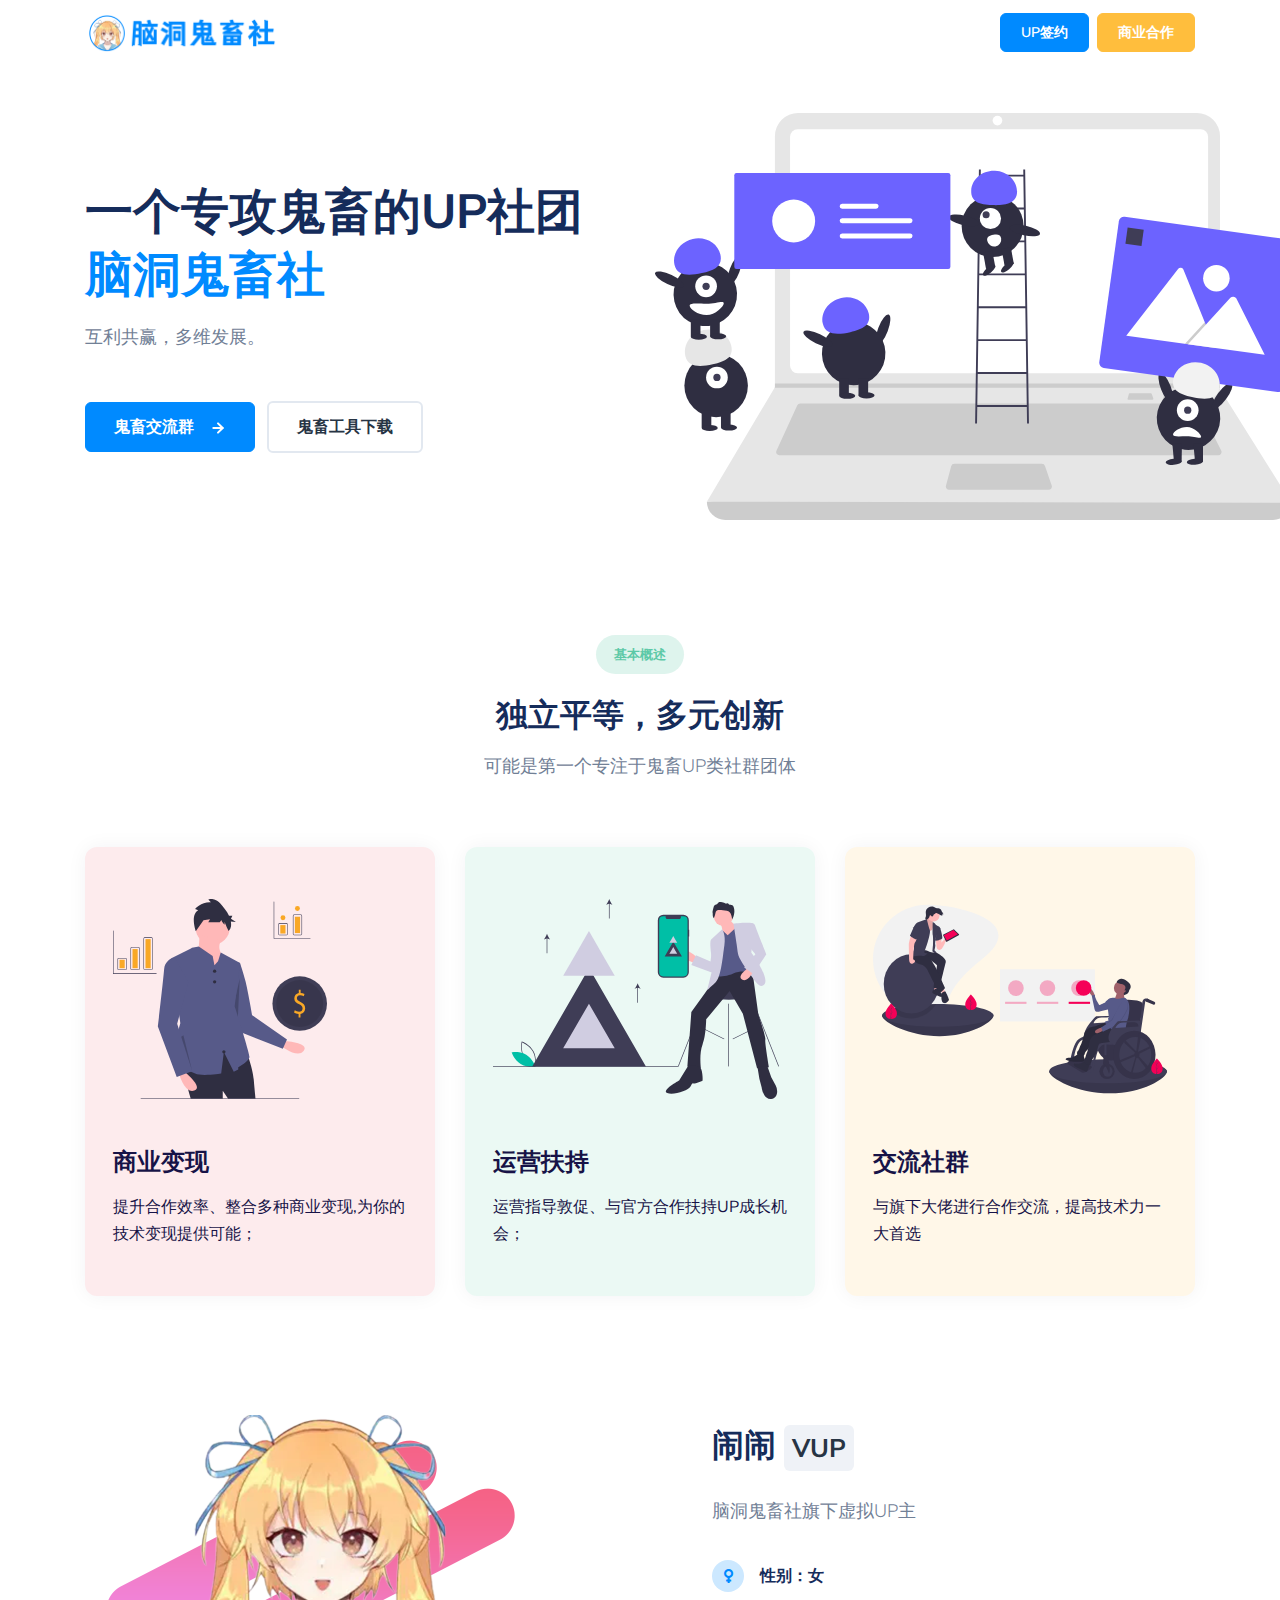
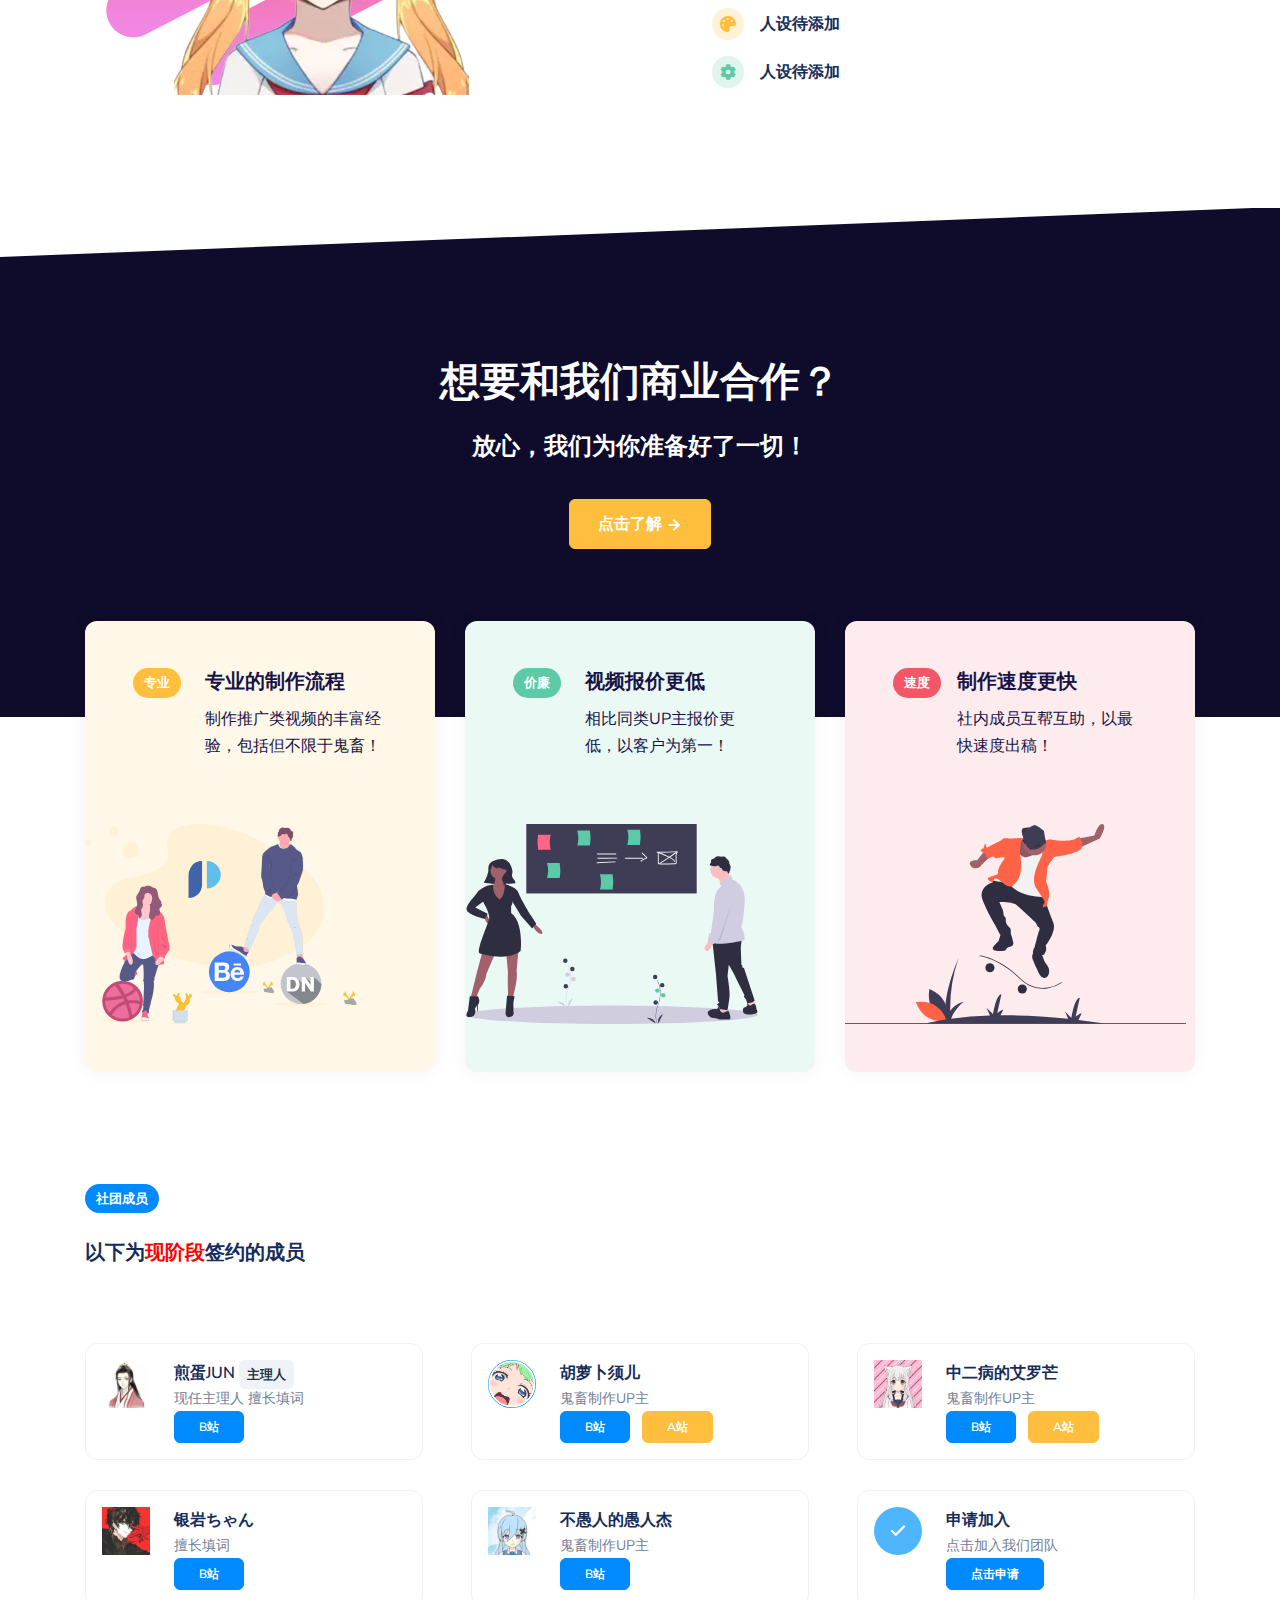
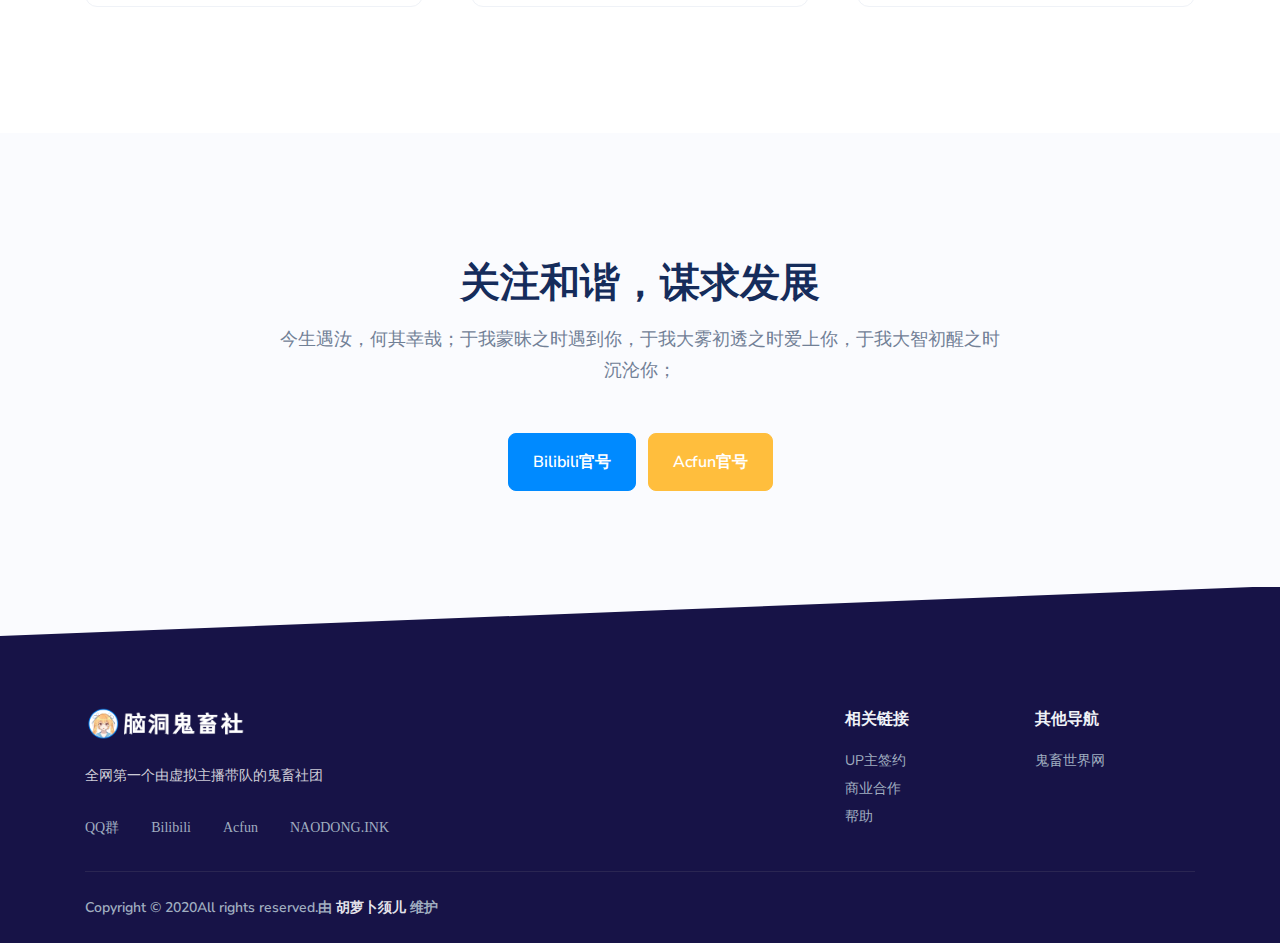
<file: index.html>
<!DOCTYPE html>
<html lang="cn-ZH">

	<head>
		<meta charset="utf-8">
		<meta name="viewport" content="width=device-width, initial-scale=1, shrink-to-fit=no">
		<meta name="description" content>
		<meta name="author" content="Webpixels">
		<title>脑洞鬼畜社官网</title>
		<!-- 预紧器 -->
		<style>
			@keyframes hidePreloader {
            0% {
                width: 100%;
                height: 100%;
            }

            100% {
                width: 0;
                height: 0;
            }
        }

        body>div.preloader {
            position: fixed;
            background: white;
            width: 100%;
            height: 100%;
            z-index: 1071;
            opacity: 0;
            transition: opacity .5s ease;
            overflow: hidden;
            pointer-events: none;
            display: flex;
            align-items: center;
            justify-content: center;
			
        }

        body:not(.loaded)>div.preloader {
            opacity: 1;
        }

        body:not(.loaded) {
            overflow: hidden;
        }

        body.loaded>div.preloader {
            animation: hidePreloader .5s linear .5s forwards;
        }
		.fengrui-logo{
			width: 160px;
		}
    </style>
		<script>
			window.addEventListener("load", function() {
            setTimeout(function() {
                document.querySelector('body').classList.add('loaded');
            }, 300);
        });
    </script>
		<!-- Favicon 图标 -->
		<link rel="icon" href="images/arrows.svg" type="image/png"><!-- Font Awesome -->
		<link rel="stylesheet" href="css/all.min.css">
		<!-- Quick CSS 引入 -->
		<link rel="stylesheet" href="css/quick-website.css" id="stylesheet">
	</head>
	<body>
		<div class="adcenter">
			<script src="js/ggad2_728x90.js"></script>
		</div>
		<!-- Go Pro 吸顶文本
		<a href="bc.html" class="btn btn-block btn-primary text-truncate rounded-0 py-2 d-none d-lg-block"
		 style="z-index: 1000;" target="_blank">
			<strong>商业合作？</strong> 了解更多 →
		</a> ---->
		
		<!-- Navbar 导航-->
		<nav class="navbar navbar-expand-lg navbar-light bg-white">
			<div class="container">
				<!-- Brand logo图标-->
				<a class="navbar-brand" href="index.html">
					<img alt="Image placeholder" src="images/logo.png" id="navbar-logo" img draggable="false">
				</a>
				<!-- Toggler -->
				<button class="navbar-toggler" type="button" data-toggle="collapse" data-target="#navbarCollapse" aria-controls="navbarCollapse"
				 aria-expanded="false" aria-label="Toggle navigation">
					<span class="navbar-toggler-icon"></span>
				</button>
				<!-- Collapse -->
				<div class="collapse navbar-collapse" id="navbarCollapse">
					<ul class="navbar-nav mt-4 mt-lg-0 ml-auto">
						<!--<li class="nav-item ">
							<a class="nav-link" href="index.html">比特跃动官网</a>
						</li>
						<li class="nav-item dropdown dropdown-animate" data-toggle="hover">
							<a class="nav-link" href="#" role="button" data-toggle="dropdown" aria-haspopup="true" aria-expanded="false">其他开源</a>
							<div class="dropdown-menu dropdown-menu-single">
								<a href="https://xc.frbkw.com" class="dropdown-item">星尘UI</a>
								<a href="https://xm.frbkw.com" class="dropdown-item">星茫UI</a>
								<a href="https://api.frbkw.com" class="dropdown-item">资源网</a>
							</div>
						</li>
						<li class="nav-item ">
							<a class="nav-link" href="sponsor.html">特别赞助</a>
						</li>
					</ul> -->
					<!-- Button -->
					<a class="navbar-btn btn btn-sm btn-primary d-none d-lg-inline-block ml-3" href="https://wj.qq.com/s2/9465197/148a/" target="_blank">
						UP签约
					</a>
					<a class="navbar-btn btn btn-sm btn-warning d-none d-lg-inline-block" href="https://wj.qq.com/s2/9465213/d60e/" target="_blank">
						商业合作
					</a>
					<!-- Mobile button -->
					<div class="d-lg-none text-center">
						<a href="sc.html" class="btn btn-block btn-sm btn-primary">UP签约</a>
					</div>
					<p></p>
					<div class="d-lg-none text-center">
						<a href="bc.html" class="btn btn-block btn-sm btn-warning">商业合作</a>
					</div>
				</div>
			</div>
		</nav>
		<!-- Main content -->
		<section class="slice py-5">
			<div class="container">
				<div class="row row-grid align-items-center">
					<div class="col-12 col-md-5 col-lg-6 order-md-2">
						<!-- Image -->
						<figure class="w-100">
							<img alt="Image placeholder" src="images/undraw_content_team_3epn.svg" class="img-fluid mw-md-120" img draggable="false">
						</figure>
					</div>
					<div class="col-12 col-md-7 col-lg-6 order-md-1 pr-md-5">
						<!-- Heading -->
						<h1 class="display-4 text-center text-md-left mb-3">
							一个专攻鬼畜的UP社团<strong class="text-primary">脑洞鬼畜社</strong>
						</h1>
						<!-- Text -->
						<p class="lead text-center text-md-left text-muted">
							互利共赢，多维发展。
						</p>
						<!-- Buttons -->
						<div class="text-center text-md-left mt-5">
							<a href="https://jq.qq.com/?_wv=1027&k=xStLUVAx" class="btn btn-primary btn-icon" target="_blank">
								<span class="btn-inner--text">鬼畜交流群</span>

								<span class="btn-inner--icon">
									<i data-feather="arrow-right"></i>
								</span>
							</a>
							<a href="tool.html" class="btn btn-neutral btn-icon d-lg-inline-block" target="_blank">
								<span class="btn-inner--text">鬼畜工具下载</span>
									
								</span>
							</a>
							<!--<a href="tool.html" class="btn btn-neutral btn-icon d-none d-lg-inline-block" target="_blank">鬼畜工具下载</a>-->
						</div>
					</div>
				</div>
			</div>
		</section>
		<section class="slice slice-lg pt-lg-6 pb-0 pb-lg-6">
			<div class="container">
				<!-- Title -->
				<!-- Section title -->
				<div class="row mb-5 justify-content-center text-center">
					<div class="col-lg-6">
						<span class="badge badge-soft-success badge-pill badge-lg">
							基本概述
						</span>
						<h2 class=" mt-4">独立平等，多元创新</h2>
						<div class="mt-2">
							<p class="lead lh-180">可能是第一个专注于鬼畜UP类社群团体</p>
						</div>
					</div>
				</div>
				<!-- Card -->
				<div class="row mt-5">
					<div class="col-md-4">
						<div class="card border-0 bg-soft-danger">
							<div class="card-body pb-5">
								<div class="pt-4 pb-5">
									<img src="images/undraw_personal_finance_tqcd.svg" class="img-fluid img-center" style="height: 200px;" alt="Illustration" img draggable="false">
								</div>
								<h5 class="h4 lh-130 text-dark mb-3">商业变现</h5>
								<p class="text-dark opacity-6 mb-0">提升合作效率、整合多种商业变现,为你的技术变现提供可能；</p>
							</div>
						</div>
					</div>
					<div class="col-md-4">
						<div class="card border-0 bg-soft-success">
							<div class="card-body pb-5">
								<div class="pt-4 pb-5">
									<img src="images/undraw_os_upgrade_nj2m.svg" class="img-fluid img-center" style="height: 200px;" alt="Illustration" img draggable="false">
								</div>
								<h5 class="h4 lh-130 text-dark mb-3">运营扶持</h5>
								<p class="text-dark opacity-6 mb-0">运营指导敦促、与官方合作扶持UP成长机会；</p>
							</div>
						</div>
					</div>
					 <div class="col-md-4">
						<div class="card border-0 bg-soft-warning">
							<div class="card-body pb-5">
								<div class="pt-4 pb-5">
									<img src="images/undraw_collab_8oes.svg" class="img-fluid img-center" style="height: 200px;" alt="Illustration" img draggable="false">
								</div>
								<h5 class="h4 lh-130 text-dark mb-3">交流社群</h5>
								<p class="text-dark opacity-6 mb-0">与旗下大佬进行合作交流，提高技术力一大首选</p>
							</div>
						</div>
					</div>
					<!--<div class="col-md-4">
						<div class="card border-0 bg-soft-warning">
							<div class="card-body pb-5">
								<div class="pt-4 pb-5">
									<img src="images/illustration-7.svg" class="img-fluid img-center" style="height: 200px;" alt="Illustration">
								</div>
								<h5 class="h4 lh-130 text-dark mb-3">照葫芦画瓢</h5>
								<p class="text-dark opacity-6 mb-0">不懂任何语法可以模仿php文件任何字段，满足需求</p>
							</div>
						</div>
					</div>-->
				</div>
			</div>
		</section>
		<section class="slice slice-lg">
			<div class="container">
				<div class="row row-grid justify-content-around align-items-center">
					<div class="col-lg-6 order-lg-2 ml-lg-auto pl-lg-6">
						
							
						<h5 class="h2 mt-4">闹闹
							<span class="badge badge-secondary">VUP</span>
						</h5>
						
						<p class="lead lh-190 my-4">
							脑洞鬼畜社旗下虚拟UP主
						</p>
						
						<ul class="list-unstyled">
							<li class="py-2">
								<div class="d-flex align-items-center">
									<div>
										<div class="icon icon-shape icon-primary icon-sm rounded-circle mr-3">
											<i class="fas  fa-venus"></i>
										</div>
									</div>
									<div>
										<span class="h6 mb-0">性别：女</span>
									</div>
								</div>
							</li>
							<li class="py-2">
								<div class="d-flex align-items-center">
									<div>
										<div class="icon icon-shape icon-warning icon-sm rounded-circle mr-3">
											<i class="fas fa-palette"></i>
										</div>
									</div>
									<div>
										<span class="h6 mb-0">人设待添加</span>
									</div>
								</div>
							</li>
							<li class="py-2">
								<div class="d-flex align-items-center">
									<div>
										<div class="icon icon-shape icon-success icon-sm rounded-circle mr-3">
											<i class="fas fa-cog"></i>
										</div>
									</div>
									<div>
										<span class="h6 mb-0">人设待添加</span>
									</div>
								</div>
							</li>
						</ul>
					</div>
				
					<div class="col-lg-6 order-lg-1">
						
						<div class="position-relative zindex-100">
							<img alt="Image placeholder" src="images/naonao.png" class="img-fluid" img draggable="false">
						</div>
					</div>
				</div>
			</div>
		</section>
		<section class="slice slice-lg bg-section-dark pt-5 pt-lg-8">
			<!-- SVG separator -->
			<div class="shape-container shape-line shape-position-top shape-orientation-inverse">
				<svg width="2560px" height="100px" xmlns="http://www.w3.org/2000/svg" xmlns:xlink="http://www.w3.org/1999/xlink"
				 preserveAspectRatio="none" x="0px" y="0px" viewBox="0 0 2560 100" style="enable-background:new 0 0 2560 100;"
				 xml:space="preserve" class="">
					<polygon points="2560 0 2560 100 0 100" />
				</svg>
			</div>
			<!-- Container -->
			<div class="container position-relative zindex-100">
				<div class="col">
					<div class="row justify-content-center">
						<div class="col-md-10 text-center">
							<div class="mt-4 mb-6">
								<h2 class="h1 text-white">
									想要和我们商业合作？
								</h2>
								<h4 class="text-white mt-3">放心，我们为你准备好了一切！</h4>
								<!-- Play button -->
								<a href="https://wj.qq.com/s2/9465213/d60e/" class="btn btn-warning btn-icon hover-translate-y-n10 mt-4"  target="_blank">
									
									<span class="btn-inner--text" >
										点击了解
										<i data-feather="arrow-right"></i>
									</span>
								</a>
							</div>
						</div>
					</div>
				</div>
			</div>
		</section>
		<section class="slice pt-0">
			<div class="container position-relative zindex-100">
				<div class="row">
					<div class="col-xl-4 col-sm-6 mt-n7">
						<div class="card bg-soft-warning border-0 mb-5 hover-translate-y-n10">
							<div class="d-flex p-5">
								<div>
									<span class="badge badge-warning badge-pill">专业</span>
								</div>
								<div class="pl-4">
									<h5 class="lh-130 text-dark">专业的制作流程</h5>
									<p class="text-dark opacity-6">
										制作推广类视频的丰富经验，包括但不限于鬼畜！
									</p>
								</div>
							</div>
							<div class="pb-5">
								<img src="images/illustration-7.svg" class="img-fluid img-center" style="height: 200px;" alt="Illustration" img draggable="false">
							</div>
						</div>
					</div>
					<div class="col-xl-4 col-sm-6 mt-sm-n7">
						<div class="card bg-soft-success border-0 mb-5 hover-translate-y-n10">
							<div class="d-flex p-5">
								<div>
									<span class="badge badge-success badge-pill">价廉</span>
								</div>
								<div class="pl-4">
									<h5 class="lh-130 text-dark">视频报价更低</h5>
									<p class="text-dark opacity-6">
										相比同类UP主报价更低，以客户为第一！
									</p>
								</div>
							</div>
							<div class="pb-5">
								<img src="images/illustration-6.svg" class="img-fluid img-center" style="height: 200px;" alt="Illustration" img draggable="false">
							</div>
						</div>
					</div>
					<div class="col-xl-4 col-md-12 col-sm-6 mt-xl-n7">
						<div class="card bg-soft-danger border-0 mb-5 hover-translate-y-n10">
							<div class="d-flex p-5 p">
								<div>
									<span class="badge badge-danger badge-pill">速度</span>
								</div>
								<div class="pl-3">
									<h5 class="lh-130 text-dark">制作速度更快</h5>
									<p class="text-dark opacity-6">
										社内成员互帮互助，以最快速度出稿！
									</p>
								</div>
							</div>
							<div class="pb-5">
								<img src="images/illustration-5.svg" class="img-fluid img-center" style="height: 200px;" alt="Illustration" img draggable="false">
							</div>
						</div>
					</div>
				</div>
			</div>
		</section>
		<section class="slice slice-lg">
			<div class="container">
				<div class="row">
					<div class="col-lg-6">
						<span class="badge badge-primary badge-pill">社团成员</span>
						<h5 class="lh-180 mt-4 mb-6">以下为<span style="color: red;">现阶段</span>签约的成员</h5>
					</div>
				</div>
				<!-- Features -->
				<div class="row mx-lg-n4">
					<!-- Features - Col 1 -->
					<div class="col-lg-4 col-md-6 px-lg-4">
						<div class="card shadow-none hover-translate-y-n10 hover-shadow-lg">
							<div class="p-3 d-flex">
								<div>
									<div class="icon icon-shape rounded-circle bg-warning text-white mr-4">
										<i data-feather="check"></i>
										<img src="images/tou/jd.png" class="img-fluid img-center" style="height: 200px Width: 200px;" alt="头像" img draggable="false">
									</div>
								</div>
								<div>
									<span class="h6">煎蛋JUN</span>    <span class="badge badge-secondary">主理人</span>
									<p class="text-sm text-muted mb-0">
										现任主理人 擅长填词
									</p>
									<a href="https://space.bilibili.com/57204129"  class="btn  btn-xs btn-primary px-4"  target="_blank">
									B站
									</a>
									<!--
									<a href="https://www.acfun.cn/"  class="btn  btn-xs btn-warning px-4"  target="_blank">
									A站
									</a>
									-->
								</div>
							</div>
						</div>
					</div>
					<div class="col-lg-4 col-md-6 px-lg-4">
						<div class="card shadow-none hover-translate-y-n10 hover-shadow-lg">
							<div class="p-3 d-flex">
								<div>

									<div class="border-radius:5px icon icon-shape rounded-circle bg-primary text-white mr-4">
										<i data-feather="check"></i>
										<img src="images/tou/hlbxe.png" class="img-fluid img-center" style="height: 200px Width: 200px;" alt="头像" img draggable="false">
									</div>
								</div>
								<div>
									<span class="h6">胡萝卜须儿</span>
									<p class="text-sm text-muted mb-0">
										鬼畜制作UP主
									</p>
									<a href="https://space.bilibili.com/11192010"  class="btn  btn-xs btn-primary px-4"  target="_blank">
									B站
									</a>
									<a href="https://www.acfun.cn/"  class="btn  btn-xs btn-warning px-4"  target="_blank">
									A站
									</a>
								</div>
							</div>
						</div>
					</div>
					<div class="col-lg-4 col-md-6 px-lg-4">
						<div class="card shadow-none hover-translate-y-n10 hover-shadow-lg">
							<div class="p-3 d-flex">
								<div>
									<div class="icon icon-shape rounded-circle bg-danger text-white mr-4">
										<i data-feather="check"></i>
										<img src="images/tou/elm.png" class="img-fluid img-center" style="height: 200px Width: 200px;" alt="头像" img draggable="false">
									</div>
								</div>
								<div>
									<span class="h6">中二病的艾罗芒</span>
									<p class="text-sm text-muted mb-0">
										鬼畜制作UP主
									</p>
									<a href="https://space.bilibili.com/161372484"  class="btn  btn-xs btn-primary px-4"  target="_blank">
									B站
									</a>
									<a href="https://www.acfun.cn/u/13137036"  class="btn  btn-xs btn-warning px-4"  target="_blank">
									A站
									</a>
								</div>
							</div>
						</div>
					</div>
					<!--<div class="col-lg-4 col-md-6 px-lg-4">
						<div class="card shadow-none hover-translate-y-n10 hover-shadow-lg">
							<div class="p-3 d-flex">
								<div>
									<div class="icon icon-shape rounded-circle bg-success text-white mr-4">
										<i data-feather="check"></i>
										<img src="images/tou/crlz.png" class="img-fluid img-center" style="height: 200px Width: 200px;" alt="头像" img draggable="false">
									</div>
								</div>
								<div>
									<span class="h6">苍燃老贼</span>
									<p class="text-sm text-muted mb-0">
										鬼畜制作UP主
									</p>
									<a href="https://space.bilibili.com/4921875"  class="btn  btn-xs btn-primary px-4"  target="_blank">
									B站
									</a>
								</div>
							</div>
						</div>
					</div>-->
					<div class="col-lg-4 col-md-6 px-lg-4">
						<div class="card shadow-none hover-translate-y-n10 hover-shadow-lg">
							<div class="p-3 d-flex">
								<div>
									<div class="icon icon-shape rounded-circle bg-info text-white mr-4">
										<i data-feather="check">ss</i>
										<img src="images/tou/yy.png" class="img-fluid img-center" style="height: 200px Width: 200px;" alt="头像" img draggable="false">
									</div>
								</div>
								<div>
									<span class="h6">银岩ちゃん</span>
									<p class="text-sm text-muted mb-0">
										擅长填词
									</p>
									<a href="https://space.bilibili.com/71551235"  class="btn  btn-xs btn-primary px-4"  target="_blank">
									B站
									</a>
								</div>
							</div>
						</div>
					</div>
					
					<div class="col-lg-4 col-md-6 px-lg-4">
						<div class="card shadow-none hover-translate-y-n10 hover-shadow-lg">
							<div class="p-3 d-flex">
								<div>

									<div class="icon icon-shape rounded-circle bg-warning text-white mr-4">
										<i data-feather="check"></i>
										<img src="images/tou/byrdyrj.png" class="img-fluid img-center" style="height: 200px Width: 200px;" alt="头像">
									</div>
								</div>

								<div>
									<span class="h6">不愚人的愚人杰</span> 
									
									<p class="text-sm text-muted mb-0">
										鬼畜制作UP主
									</p>
									<a href="https://space.bilibili.com/313140441"  class="btn  btn-xs btn-primary px-4"  target="_blank">
									B站
									</a>
								</div>
							</div>
						</div>
					</div>
					
					<!-- Features - Col 3 -->
					
					<div class="col-lg-4 col-md-6 px-lg-4">
						<div class="card shadow-none hover-translate-y-n10 hover-shadow-lg">
							<div class="p-3 d-flex">
								<div>
									<div>
										<div class="icon icon-shape rounded-circle bg-info text-white mr-4">
											<i data-feather="check"></i>
										</div>
									</div>
								</div>
								<div>
									<span class="h6">申请加入</span>
									<p class="text-sm text-muted mb-0">
										点击加入我们团队
									</p>
									<a href="https://wj.qq.com/s2/9465197/148a/" Class="btn  btn-xs btn-primary px-4"  target="_blank">
									点击申请
									</a>
								</div>
							</div>
						</div>
					</div>
					<!-- 
					<div class="col-lg-4 col-md-6 px-lg-4">
						<div class="card shadow-none">
							<div class="p-3 d-flex">
								<div>
									<div>
										<div class="icon icon-shape rounded-circle bg-danger text-white mr-4">
											<i data-feather="check"></i>
										</div>
									</div>
								</div>
								<div>
									<span class="h6">Integrated plugins</span>
									<p class="text-sm text-muted mb-0">
										Thank you for your special support
									</p>
								</div>
							</div>
						</div>
					</div>
					<div class="col-lg-4 col-md-6 px-lg-4">
						<div class="card shadow-none">
							<div class="p-3 d-flex">
								<div>
									<div>
										<div class="icon icon-shape rounded-circle bg-primary text-white mr-4">
											<i data-feather="check"></i>
										</div>
									</div>
								</div>
								<div>
									<span class="h6">Smart HTML markup</span>
									<p class="text-sm text-muted mb-0">
										Thank you for your special support
									</p>
								</div>
							</div>
						</div>
					</div> -->
				</div>
			</div>
		</section>
		<section class="slice slice-lg bg-section-secondary"> 
			<div class="container text-center">
				<div class="row justify-content-center mt-4">
					<div class="col-lg-8">
						
						<!-- Title -->
						<h2 class="h1 strong-600">
							关注和谐，谋求发展
						</h2>
						<!-- Text -->
						<p class="lead text-muted">
							今生遇汝，何其幸哉；于我蒙昧之时遇到你，于我大雾初透之时爱上你，于我大智初醒之时沉沦你；
						</p>
						<!-- Buttons -->
						<div class="mt-5">
							<a href="javascript:;" onclick="repeat()">

							<a href="https://space.bilibili.com/412609828" class="btn btn-lg btn-primary px-4" target="_blank">
								Bilibili官号
							</a>
							<a href="https://www.acfun.cn/u/13340395" class="btn btn-lg btn-warning px-4" target="_blank">
								Acfun官号
							</a>
						</div>
					</div>
				</div>
			</div>
		</section>
		<footer class="position-relative" id="footer-main">
			<div class="footer pt-lg-7 footer-dark bg-dark">
				<!-- SVG shape -->
				<div class="shape-container shape-line shape-position-top shape-orientation-inverse">
					<svg width="2560px" height="100px" xmlns="http://www.w3.org/2000/svg" xmlns:xlink="http://www.w3.org/1999/xlink"
					 preserveAspectRatio="none" x="0px" y="0px" viewBox="0 0 2560 100" style="enable-background:new 0 0 2560 100;"
					 xml:space="preserve" class=" fill-section-secondary">
						<polygon points="2560 0 2560 100 0 100" />
					</svg>
				</div>
				<!-- Footer -->
				<div class="container pt-4">
					<div class="row">
						<div class="col-lg-4 mb-5 mb-lg-0">
							<!-- Theme's logo -->
							<a href="index.html">
								<img alt="Image placeholder" class="fengrui-logo" src="images/logo-l.png" id="footer-logo" draggable="false">
							</a>
							<!-- Webpixels' mission -->
							<p class="mt-4 text-sm opacity-8 pr-lg-4">全网第一个由虚拟主播带队的鬼畜社团</p>
							<!-- Social -->
							<ul class="nav mt-4">
								<li class="nav-item">
									<a class="nav-link pl-0" href target="_blank">
										<i class="fab ">QQ群</i>
									</a>
								</li>
								<li class="nav-item">
									<a class="nav-link" href="#" target="_blank">
										<i class="fab ">Bilibili</i>
									</a>
								</li>
								<li class="nav-item">
									<a class="nav-link" href="#" target="_blank">
										<i class="fab ">Acfun</i>
									</a>
								</li>
								<li class="nav-item">
									<a class="nav-link" href="#" target="_blank">
										<i class="fab ">NAODONG.INK</i>
									</a>
								</li>
							</ul>
						</div>
						<div class="col-lg-2 col-6 col-sm-4 ml-lg-auto mb-5 mb-lg-0">
							<h6 class="heading mb-3">相关链接</h6>
							<ul class="list-unstyled">
								<li><a href="https://wj.qq.com/s2/9465213/d60e/" target="_blank">UP主签约</a></li>
								<li><a href="https://wj.qq.com/s2/9465197/148a" target="_blank">商业合作</a></li>
								<li><a href="#" target="_blank">帮助</a></li>
							</ul>
						</div>
						<div class="col-lg-2 col-6 col-sm-4 mb-5 mb-lg-0">
							<h6 class="heading mb-3">其他导航</h6>
							<ul class="list-unstyled">
								<li><a href="https://guichushijie.cn/" target="_blank">鬼畜世界网</a></li>
								
							</ul>
						</div>
					</div>
					<hr class="divider divider-fade divider-dark my-4">
					<div class="row align-items-center justify-content-md-between pb-4">
						<div class="col-md-6">
							<div class="copyright text-sm font-weight-bold text-center text-md-left">
								Copyright &copy; 2020All rights reserved.由 <a href="https://space.bilibili.com/11192010" target="_blank"
								 title="胡萝卜须儿">胡萝卜须儿</a> 维护
							</div>
						</div>
						<div class="col-md-6">
							<ul class="nav justify-content-center justify-content-md-end mt-3 mt-md-0">
								<!--<li class="nav-item">
									<a class="nav-link" href="https://beian.miit.gov.cn/#/" target="_blank">
										闽ICP备17031850号-2
									</a> 
								 -->
								</li>
							</ul>
						</div>
					</div>
				</div>
			</div>
		</footer>
		<!-- Core JS  -->
		<script src="js/jquery.min.js"></script>
		<script src="js/bootstrap.bundle.min.js"></script>
		<script src="js/svg-injector.min.js"></script>
		<script src="js/feather.min.js"></script>
		<!-- Quick JS -->
		<script src="js/quick-website.js"></script>
		<!-- Feather Icons -->
		<script>
			feather.replace({
				'width': '1em',
				'height': '1em'
			})
		</script>
	</body>

</html>
</file>
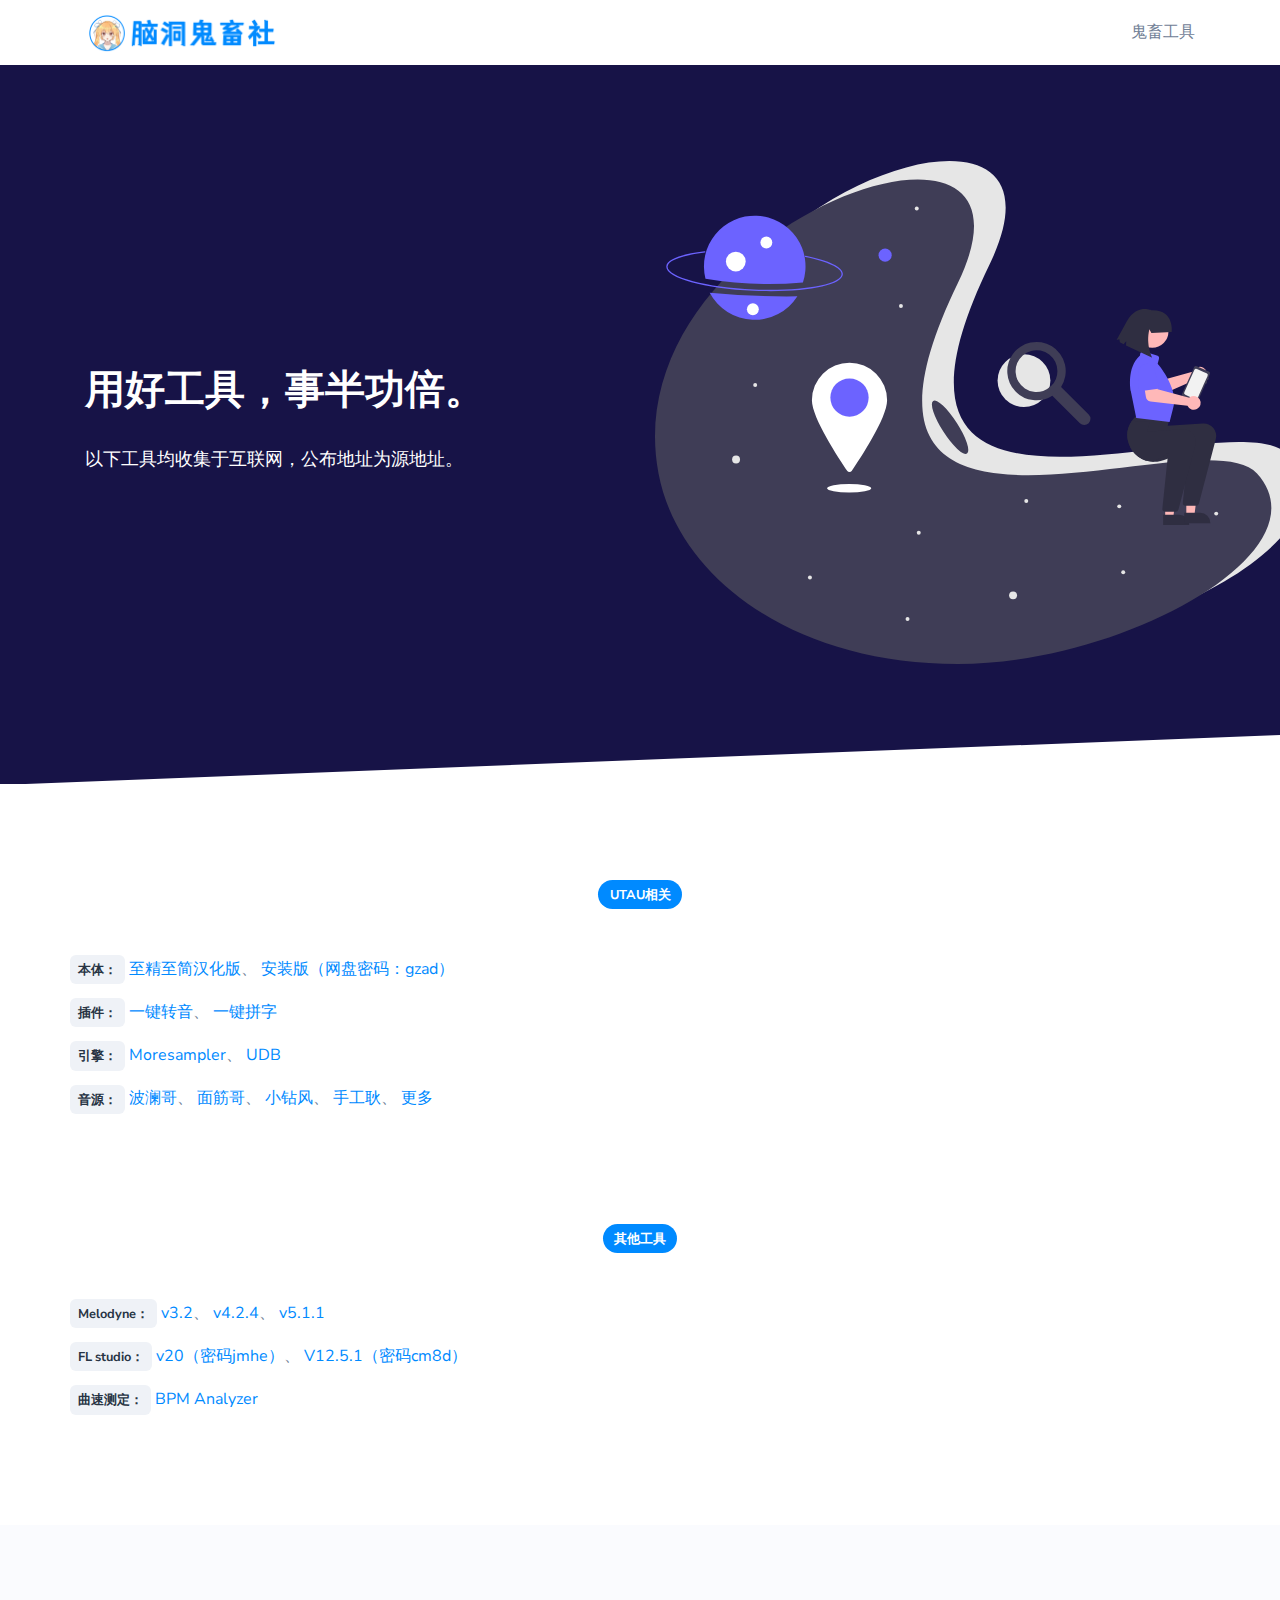
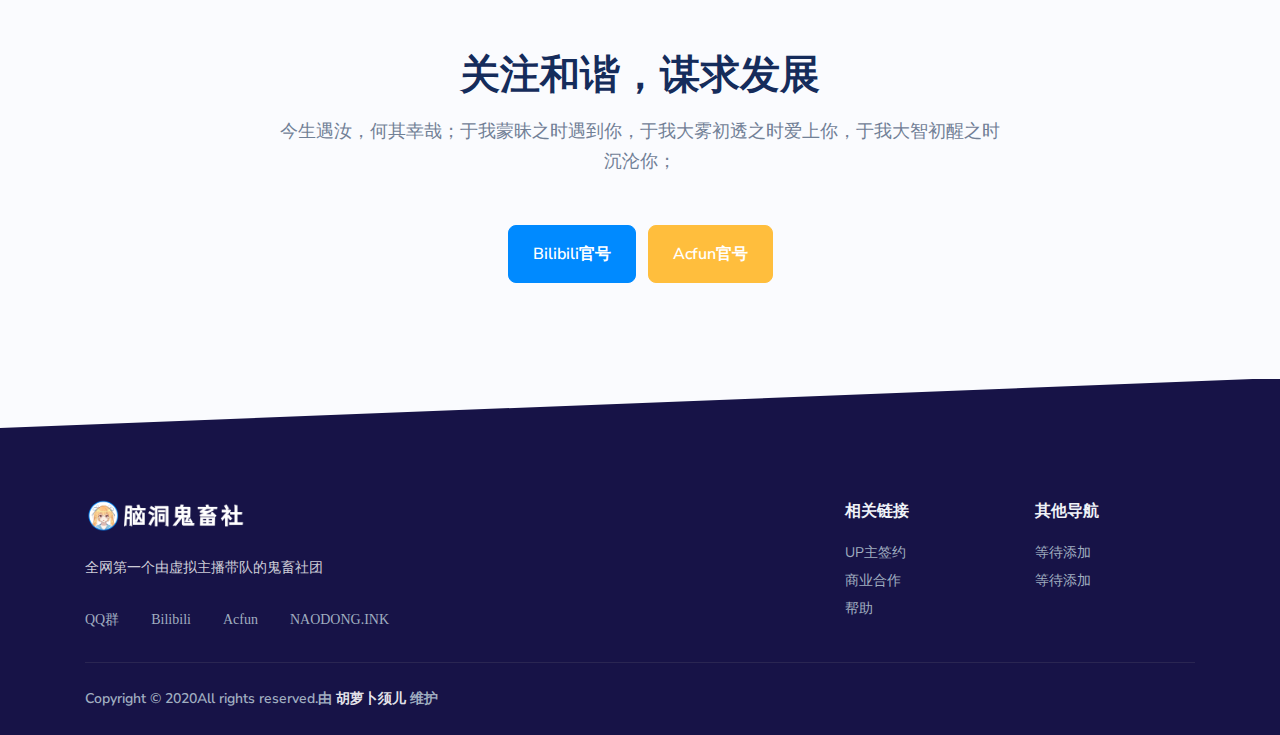
<file: tool.html>
<!DOCTYPE html>
<html lang="en">

	<head>
		<meta charset="utf-8">
		<meta name="viewport" content="width=device-width, initial-scale=1, shrink-to-fit=no">
		<meta name="description" content>
		<meta name="author" content="Webpixels">
		<title>工具下载 | 脑洞鬼畜社官网</title>
		<!-- 预紧器 -->
		<style>
			@keyframes hidePreloader {
            0% {
                width: 100%;
                height: 100%;
            }

            100% {
                width: 0;
                height: 0;
            }
        }

        body>div.preloader {
            position: fixed;
            background: white;
            width: 100%;
            height: 100%;
            z-index: 1071;
            opacity: 0;
            transition: opacity .5s ease;
            overflow: hidden;
            pointer-events: none;
            display: flex;
            align-items: center;
            justify-content: center;
        }

        body:not(.loaded)>div.preloader {
            opacity: 1;
        }

        body:not(.loaded) {
            overflow: hidden;
        }

        body.loaded>div.preloader {
            animation: hidePreloader .5s linear .5s forwards;
        }
		.fengrui-logo{
			width: 160px;
		}
		.slice-lg{
			padding-bottom: 2rem;
		}
    </style>
		<script>
			window.addEventListener("load", function() {
            setTimeout(function() {
                document.querySelector('body').classList.add('loaded');
            }, 300);
        });
    </script>
    	<!-- Favicon 图标 -->
    	<link rel="icon" href="images/arrows.svg" type="image/png">
    	<!-- Font Awesome -->
		<link rel="stylesheet" href="css/all.min.css">
    	<!-- Quick CSS 引入 -->
    	<link rel="stylesheet" href="css/quick-website.css" id="stylesheet">
    </head>
	<body>
		<div class="adcenter">
			<script src="js/ggad2_728x90.js"></script>
		</div>

		<!-- Navbar 导航-->
		<nav class="navbar navbar-expand-lg navbar-light bg-white">
			<div class="container">
				<!-- Brand logo图标-->
				<a class="navbar-brand" href="index.html">
					<img alt="Image placeholder" src="images/logo.png" id="navbar-logo">
				</a>
				<!-- Toggler -->
				<button class="navbar-toggler" type="button" data-toggle="collapse" data-target="#navbarCollapse" aria-controls="navbarCollapse"
				 aria-expanded="false" aria-label="Toggle navigation">
					<span class="navbar-toggler-icon"></span>
				</button>
				 鬼畜工具
			</div>
		</nav>
		<!-- Main content -->
		<section class="slice py-6 pt-lg-7 pb-lg-8 bg-dark">
			<!-- Container -->
			<div class="container">
				<div class="row row-grid align-items-center">
					<div class="col-12 col-md-5 col-lg-6 order-md-2">
						<!-- Image -->
						<figure class="w-100">
							<img alt="Image placeholder" src="images/tool.svg" class="img-fluid mw-md-120" img draggable="false">
						</figure>
					</div>
					<div class="col-lg-6">
						<!-- Heading -->
						<h1 class="h1 text-white text-center text-lg-left my-4">
						用好工具，事半功倍。
						</h1>
						<!-- Text -->
						<p class="lead text-white text-center text-lg-left opacity-8">
							以下工具均收集于互联网，公布地址为源地址。
						</p>
						<!-- Buttons -->
						<!-- Clients
						<div class="d-flex align-items-center justify-content-center justify-content-lg-left mt-5">
							<div class="col-auto text-sm text-white pl-0 pr-4">赞助来源:</div>
							<div class="client-group col">
								<div class="row">
									<div class="client col-3 py-3">
										微信红包
									</div>
									<div class="client col-3 py-3">
										公众号赞赏
									</div>
									<div class="client col-3 py-3">
										小程序赞赏
									</div>
								</div>
							</div>
						</div>
						 -->
					</div>
				</div>
			</div>
			<!-- SVG separator -->
			<div class="shape-container shape-line shape-position-bottom">
				<svg width="2560px" height="100px" xmlns="http://www.w3.org/2000/svg" xmlns:xlink="http://www.w3.org/1999/xlink"
				 preserveAspectRatio="none" x="0px" y="0px" viewBox="0 0 2560 100" style="enable-background:new 0 0 2560 100;"
				 xml:space="preserve" class="">
					<polygon points="2560 0 2560 100 0 100" />
				</svg>
			</div>
		</section>
		
		<section class="slice slice-lg ">
			<div class="container text-center text-lg-left">
				<!-- Title -->
				<div class="row mb-5 justify-content-center text-center">
					<div class="col-lg-6 col-md-10 ">
						<span class="badge badge-primary badge-bg badge-pill ">UTAU相关</span>
						
					</div>
				</div>
				<!-- Team -->
				<div class="row">
					<p>	
						<span class="badge badge-secondary">本体：</span> 
						<a href="https://www.bilibili.com/read/cv7974422"target="_blank">至精至简汉化版</a>、
						<a href="https://pan.baidu.com/s/1DVAxVV0JLA07k92cPXo8fw"target="_blank">安装版（网盘密码：gzad）</a>
					</p>
				</div>
				<div class="row">
					<p>	
						<span class="badge badge-secondary">插件：</span> 
						<a href="https://www.bilibili.com/read/cv6010903"target="_blank">一键转音</a>、
						<a href="https://www.bilibili.com/read/cv3630791/"target="_blank">一键拼字</a>
					</p>	
				</div>
				<div class="row">
					<p>	
						<span class="badge badge-secondary">引擎：</span> 
						<a href="https://dm711.lanzous.com/idXo7kibi0h"target="_blank">Moresampler</a>、
						<a href="https://www.bilibili.com/read/cv3002849/"target="_blank">UDB</a>
					</p>	
				</div>
				<div class="row">
					<p>	
						<span class="badge badge-secondary">音源：</span> 
						<a href="https://www.bilibili.com/video/BV1yx41187CK"target="_blank">波澜哥</a>、
						<a href="https://www.bilibili.com/video/BV1PW411g7bU"target="_blank">面筋哥</a>、
						<a href="https://www.bilibili.com/video/BV1Xx411U7nf"target="_blank">小钻风</a>、
						<a href="https://www.bilibili.com/video/BV1Jz411z72Q"target="_blank">手工耿</a>、
						<a href="https://www.bilibili.com/read/cv363982"target="_blank">更多</a>
					</p>	
				</div>
			</div>
		</section>
		<section class="slice slice-lg">
			<div class="container text-center text-lg-left">
				<!-- Title -->
				<div class="row mb-5 justify-content-center text-center">
					<div class="col-lg-6 col-md-10 ">
						<span class="badge badge-primary badge-bg badge-pill ">其他工具</span>
						
					</div>
				</div>
				<!-- Team -->
				<div class="row">
					<p>	
						<span class="badge badge-secondary">Melodyne：</span> 
						<a href="https://www.tenlonstudio.com/2204.html"target="_blank">v3.2</a>、
						<a href="https://www.tenlonstudio.com/6653.html"target="_blank">v4.2.4</a>、
						<a href="https://www.tenlonstudio.com/12804.html"target="_blank">v5.1.1</a>
					</p>
				</div>
				<div class="row">
					<p>	
						<span class="badge badge-secondary">FL studio：</span> 
						<a href="https://pan.baidu.com/s/1Pw--yKufHcGsHPhVWrjQCg"target="_blank">v20（密码jmhe）</a>、
						<a href="https://pan.baidu.com/s/1CafRo-nkUZIMJ4kBR0J1Ow"target="_blank">V12.5.1（密码cm8d）</a>
					</p>	
				</div>
				<div class="row">
					<p>	
						<span class="badge badge-secondary">曲速测定：</span> 
						<a href="https://pan.baidu.com/s/1ntqtI0T"target="_blank">BPM Analyzer</a>
						
					</p>	
				</div>
				</div>
			</div>
		</section>
		<section class="slice slice-lg bg-section-secondary"> 
			<div class="container text-center">
				<div class="row justify-content-center mt-4">
					<div class="col-lg-8">
						
						<!-- Title -->
						<h2 class="h1 strong-600">
							关注和谐，谋求发展
						</h2>
						<!-- Text -->
						<p class="lead text-muted">
							今生遇汝，何其幸哉；于我蒙昧之时遇到你，于我大雾初透之时爱上你，于我大智初醒之时沉沦你；
						</p>
						<!-- Buttons -->
						<div class="mt-5">
							<a href="javascript:;" onclick="repeat()">

							<a href="https://space.bilibili.com/412609828" class="btn btn-lg btn-primary px-4" target="_blank">
								Bilibili官号
							</a>
							<a href="https://www.acfun.cn/u/13340395" class="btn btn-lg btn-warning px-4" target="_blank">
								Acfun官号
							</a>
						</div>
					</div>
				</div>
			</div>
		</section>
		
		<footer class="position-relative" id="footer-main">
			<div class="footer pt-lg-7 footer-dark bg-dark">
				<!-- SVG shape -->
				<div class="shape-container shape-line shape-position-top shape-orientation-inverse">
					<svg width="2560px" height="100px" xmlns="http://www.w3.org/2000/svg" xmlns:xlink="http://www.w3.org/1999/xlink"
					 preserveAspectRatio="none" x="0px" y="0px" viewBox="0 0 2560 100" style="enable-background:new 0 0 2560 100;"
					 xml:space="preserve" class=" fill-section-secondary">
						<polygon points="2560 0 2560 100 0 100" />
					</svg>
				</div>
				<!-- Footer -->
				<div class="container pt-4">
					<div class="row">
						<div class="col-lg-4 mb-5 mb-lg-0">
							<!-- Theme's logo -->
							<a href="index.html">
								<img alt="Image placeholder" class="fengrui-logo" src="images/logo-l.png" id="footer-logo" draggable="false">
							</a>
							<!-- Webpixels' mission -->
							<p class="mt-4 text-sm opacity-8 pr-lg-4">全网第一个由虚拟主播带队的鬼畜社团</p>
							<!-- Social -->
							<ul class="nav mt-4">
								<li class="nav-item">
									<a class="nav-link pl-0" href target="_blank">
										<i class="fab ">QQ群</i>
									</a>
								</li>
								<li class="nav-item">
									<a class="nav-link" href="#" target="_blank">
										<i class="fab ">Bilibili</i>
									</a>
								</li>
								<li class="nav-item">
									<a class="nav-link" href="#" target="_blank">
										<i class="fab ">Acfun</i>
									</a>
								</li>
								<li class="nav-item">
									<a class="nav-link" href="#" target="_blank">
										<i class="fab ">NAODONG.INK</i>
									</a>
								</li>
							</ul>
						</div>
						<div class="col-lg-2 col-6 col-sm-4 ml-lg-auto mb-5 mb-lg-0">
							<h6 class="heading mb-3">相关链接</h6>
							<ul class="list-unstyled">
								<li><a href="sc.html" target="_blank">UP主签约</a></li>
								<li><a href="bc.html" target="_blank">商业合作</a></li>
								<li><a href="qa.html" target="_blank">帮助</a></li>
							</ul>
						</div>
						<div class="col-lg-2 col-6 col-sm-4 mb-5 mb-lg-0">
							<h6 class="heading mb-3">其他导航</h6>
							<ul class="list-unstyled">
								<li><a href="#" target="_blank">等待添加</a></li>
								<li><a href="#" target="_blank">等待添加</a></li>
							</ul>
						</div>
					</div>
					<hr class="divider divider-fade divider-dark my-4">
					<div class="row align-items-center justify-content-md-between pb-4">
						<div class="col-md-6">
							<div class="copyright text-sm font-weight-bold text-center text-md-left">
								Copyright &copy; 2020All rights reserved.由 <a href="https://space.bilibili.com/11192010" target="_blank"
								 title="胡萝卜须儿">胡萝卜须儿</a> 维护
							</div>
						</div>
						<div class="col-md-6">
							<ul class="nav justify-content-center justify-content-md-end mt-3 mt-md-0">
								<!--<li class="nav-item">
									<a class="nav-link" href="https://beian.miit.gov.cn/#/" target="_blank">
										闽ICP备17031850号-2
									</a> 
								 -->
								</li>
							</ul>
						</div>
					</div>
				</div>
			</div>
		</footer>
		<!-- Core JS  -->
		<script src="js/jquery.min.js"></script>
		<script src="js/bootstrap.bundle.min.js"></script>
		<script src="js/svg-injector.min.js"></script>
		<script src="js/feather.min.js"></script>
		<!-- Quick JS -->
		<script src="js/quick-website.js"></script>
		<!-- Feather Icons -->
		<script>
			feather.replace({
				'width': '1em',
				'height': '1em'
			})
		</script>
	</body>

</html>
</file>
